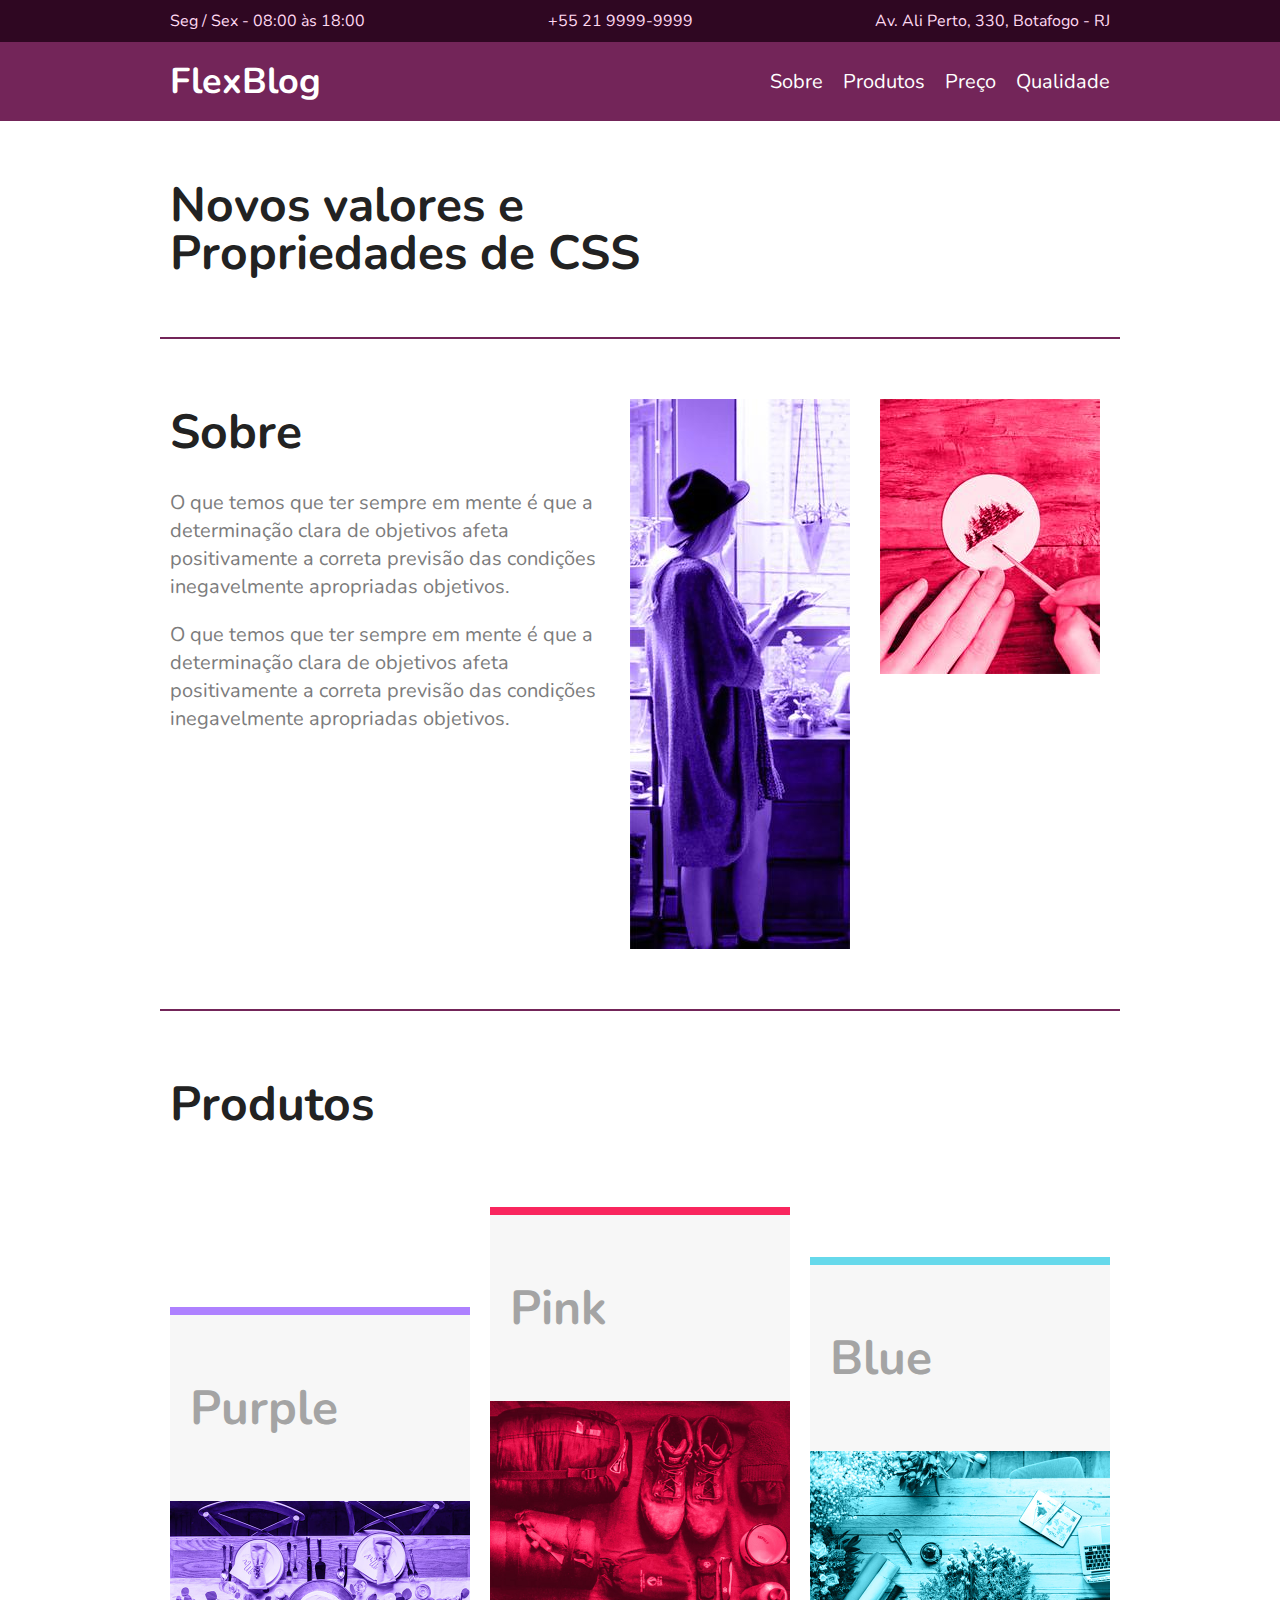
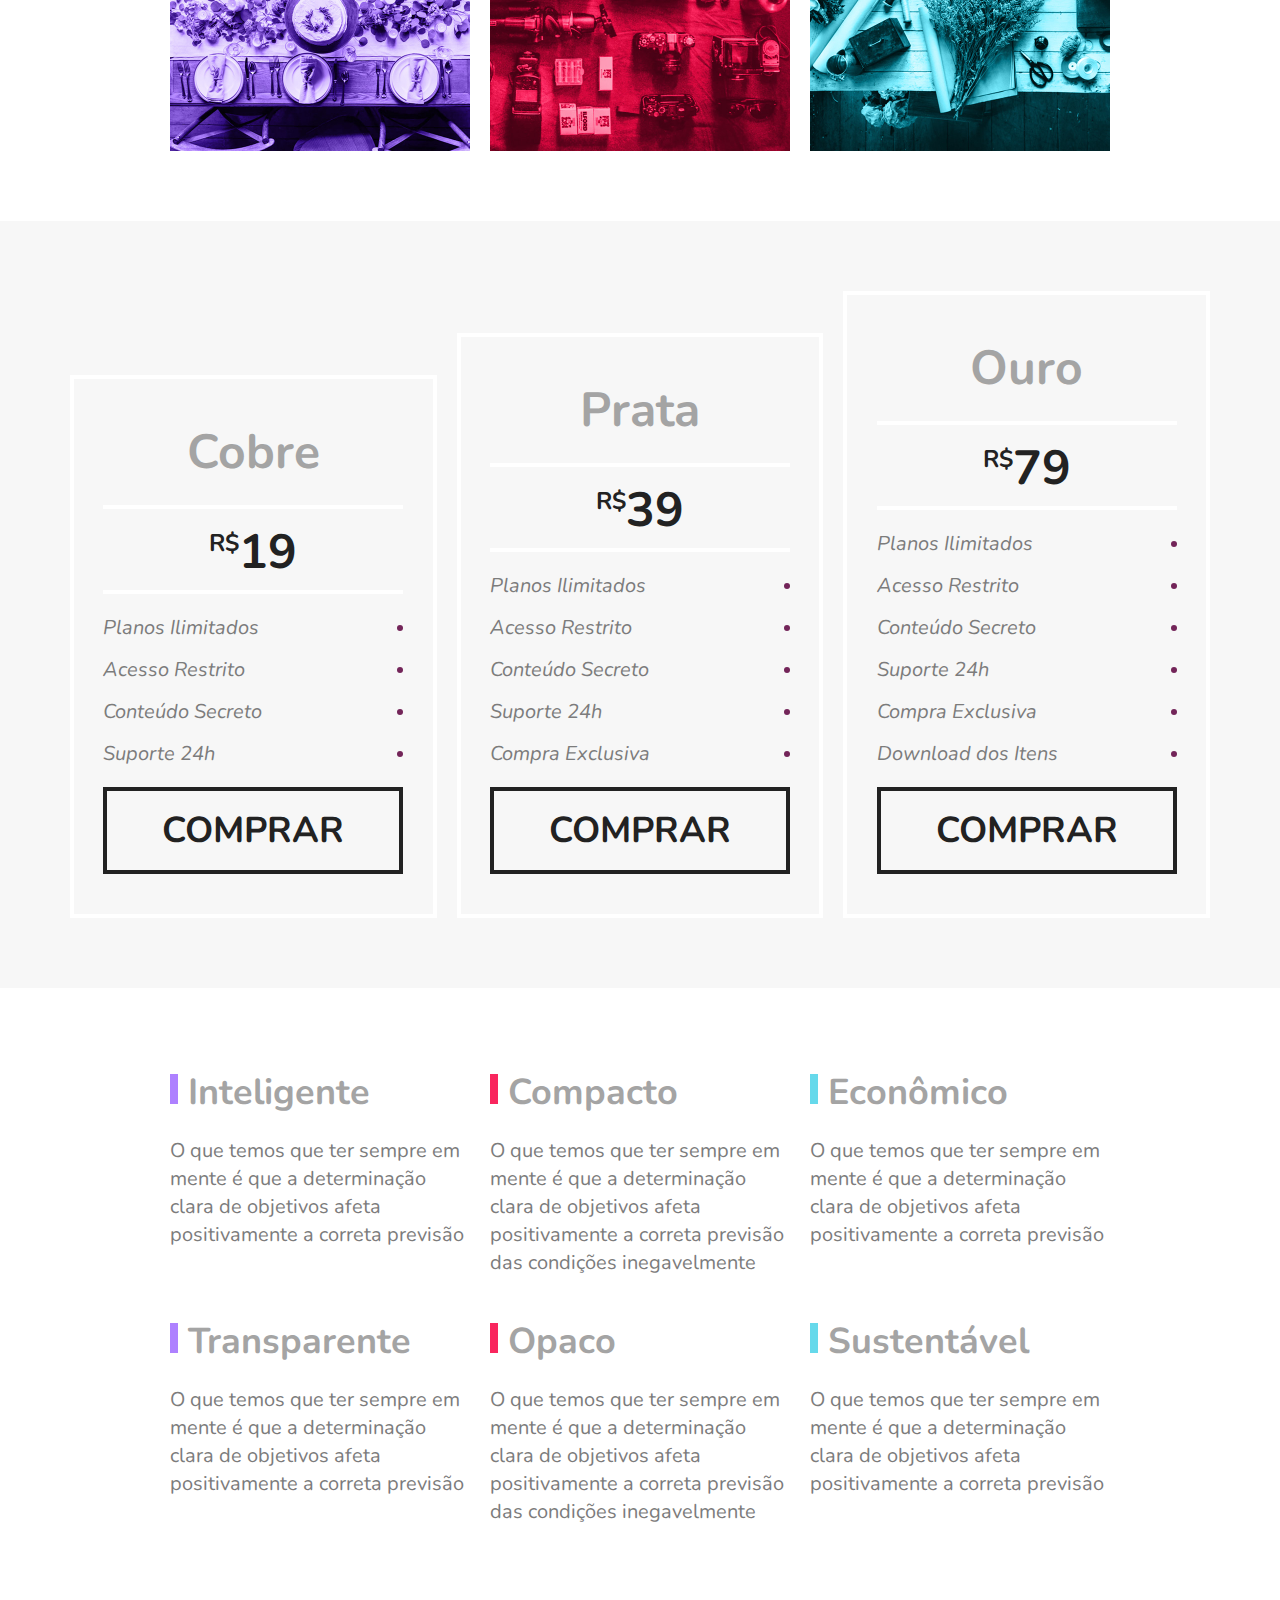
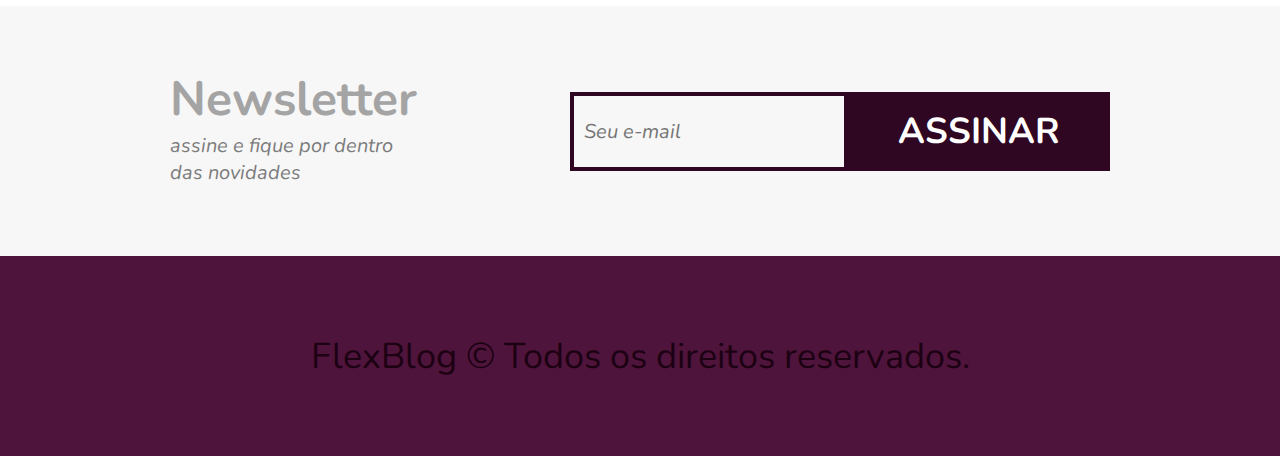
<file: FlexBlog/index.html>
<!DOCTYPE html>
<html>
<head>
	<title>FlexBlog</title>
	<meta charset="utf-8">
	<meta name="viewport" content="width=device-width, initial-scale=1, shrink-to-fit=no">
	<link href="https://fonts.googleapis.com/css?family=Nunito:400,400i,700" rel="stylesheet">
	<link rel="stylesheet" type="text/css" href="css/style.css">
</head>
<body>

	<div class="superinfo-bg">
		<div class="superinfo">
			<p>Seg / Sex - 08:00 às 18:00</p>
			<a href="tel:+552199999999">+55 21 9999-9999</a>
			<p>Av. Ali Perto, 330, Botafogo - RJ</p>
		</div>
	</div>
	
	<header class="menu-bg">
		<div class="menu">
			<div class="menu-logo">
				<a href="#">FlexBlog</a>
			</div>
			<nav class="menu-nav">
				<ul>
					<li><a href="#sobre">Sobre</a></li>
					<li><a href="#produtos">Produtos</a></li>
					<li><a href="#preco">Preço</a></li>
					<li><a href="#qualidade">Qualidade</a></li>
				</ul>
			</nav>
		</div>
	</header>
	
	<h1 class="introducao">Novos valores e<br>Propriedades de CSS</h1>
	
	<section class="sobre" id="sobre">
		<div class="sobre-info">
			<h1>Sobre</h1>
			<p>O que temos que ter sempre em mente é que a determinação clara de objetivos afeta positivamente a correta previsão das condições inegavelmente apropriadas objetivos.</p>
			<p>O que temos que ter sempre em mente é que a determinação clara de objetivos afeta positivamente a correta previsão das condições inegavelmente apropriadas objetivos.</p>
		</div>
		<div class="sobre-img">
			<img src="img/sobre1.jpg" alt="Sobre 1">
		</div>
		<div class="sobre-img">
			<img src="img/sobre2.jpg" alt="Sobre 2">
		</div>
	</section>
	
	<section class="produtos" id="produtos">
		<h1>Produtos</h1>
		<div class="produtos-container">
			<div class="produtos-item purple">
				<h2>Purple</h2>
				<img src="img/produtos1.jpg" alt="Produtos 1">
			</div>
			<div class="produtos-item pink">
				<h2>Pink</h2>
				<img src="img/produtos2.jpg" alt="Produtos 2">
			</div>
			<div class="produtos-item blue">
				<h2>Blue</h2>
				<img src="img/produtos3.jpg" alt="Produtos 3">
			</div>
		</div>
	</section>
	
	<section class="preco" id="preco">
		<div class="preco-item">
			<h2>Cobre</h2>
			<span><sup>R$</sup>19</span>
			<ul>
				<li>Planos Ilimitados</li>
				<li>Acesso Restrito</li>
				<li>Conteúdo Secreto</li>
				<li>Suporte 24h</li>
			</ul>
			<a href="#">Comprar</a>
		</div>
		
		<div class="preco-item">
			<h2>Prata</h2>
			<span><sup>R$</sup>39</span>
			<ul>
				<li>Planos Ilimitados</li>
				<li>Acesso Restrito</li>
				<li>Conteúdo Secreto</li>
				<li>Suporte 24h</li>
				<li>Compra Exclusiva</li>
			</ul>
			<a href="#">Comprar</a>
		</div>
		
		<div class="preco-item">
			<h2>Ouro</h2>
			<span><sup>R$</sup>79</span>
			<ul>
				<li>Planos Ilimitados</li>
				<li>Acesso Restrito</li>
				<li>Conteúdo Secreto</li>
				<li>Suporte 24h</li>
				<li>Compra Exclusiva</li>
				<li>Download dos Itens</li>
			</ul>
			<a href="#">Comprar</a>
		</div>
	</section>
	
	<section class="qualidade" id="qualidade">
		<div class="qualidade-item">
			<h2>Inteligente</h2>
			<p>O que temos que ter sempre em mente é que a determinação clara de objetivos afeta positivamente a correta previsão </p>
		</div>
		
		<div class="qualidade-item">
			<h2>Compacto</h2>
			<p>O que temos que ter sempre em mente é que a determinação clara de objetivos afeta positivamente a correta previsão das condições inegavelmente</p>
		</div>
		
		<div class="qualidade-item">
			<h2>Econômico</h2>
			<p>O que temos que ter sempre em mente é que a determinação clara de objetivos afeta positivamente a correta previsão </p>
		</div>
		
		<div class="qualidade-item">
			<h2>Transparente</h2>
			<p>O que temos que ter sempre em mente é que a determinação clara de objetivos afeta positivamente a correta previsão </p>
		</div>
		
		<div class="qualidade-item">
			<h2>Opaco</h2>
			<p>O que temos que ter sempre em mente é que a determinação clara de objetivos afeta positivamente a correta previsão das condições inegavelmente</p>
		</div>
		
		<div class="qualidade-item">
			<h2>Sustentável</h2>
			<p>O que temos que ter sempre em mente é que a determinação clara de objetivos afeta positivamente a correta previsão </p>
		</div>
		
	</section>
	
	<section class="newsletter">
		<div class="newsletter-info">
			<h1>Newsletter</h1>
			<p>assine e fique por dentro das novidades</p>
		</div>
		<form class="newsletter-form">
			<input type="text" placeholder="Seu e-mail">
			<button type="submit">Assinar</button>
		</form>
	</section>
	
	<footer class="footer">
		<p>FlexBlog © Todos os direitos reservados.</p>
	</footer>

</body>
</html>
</file>
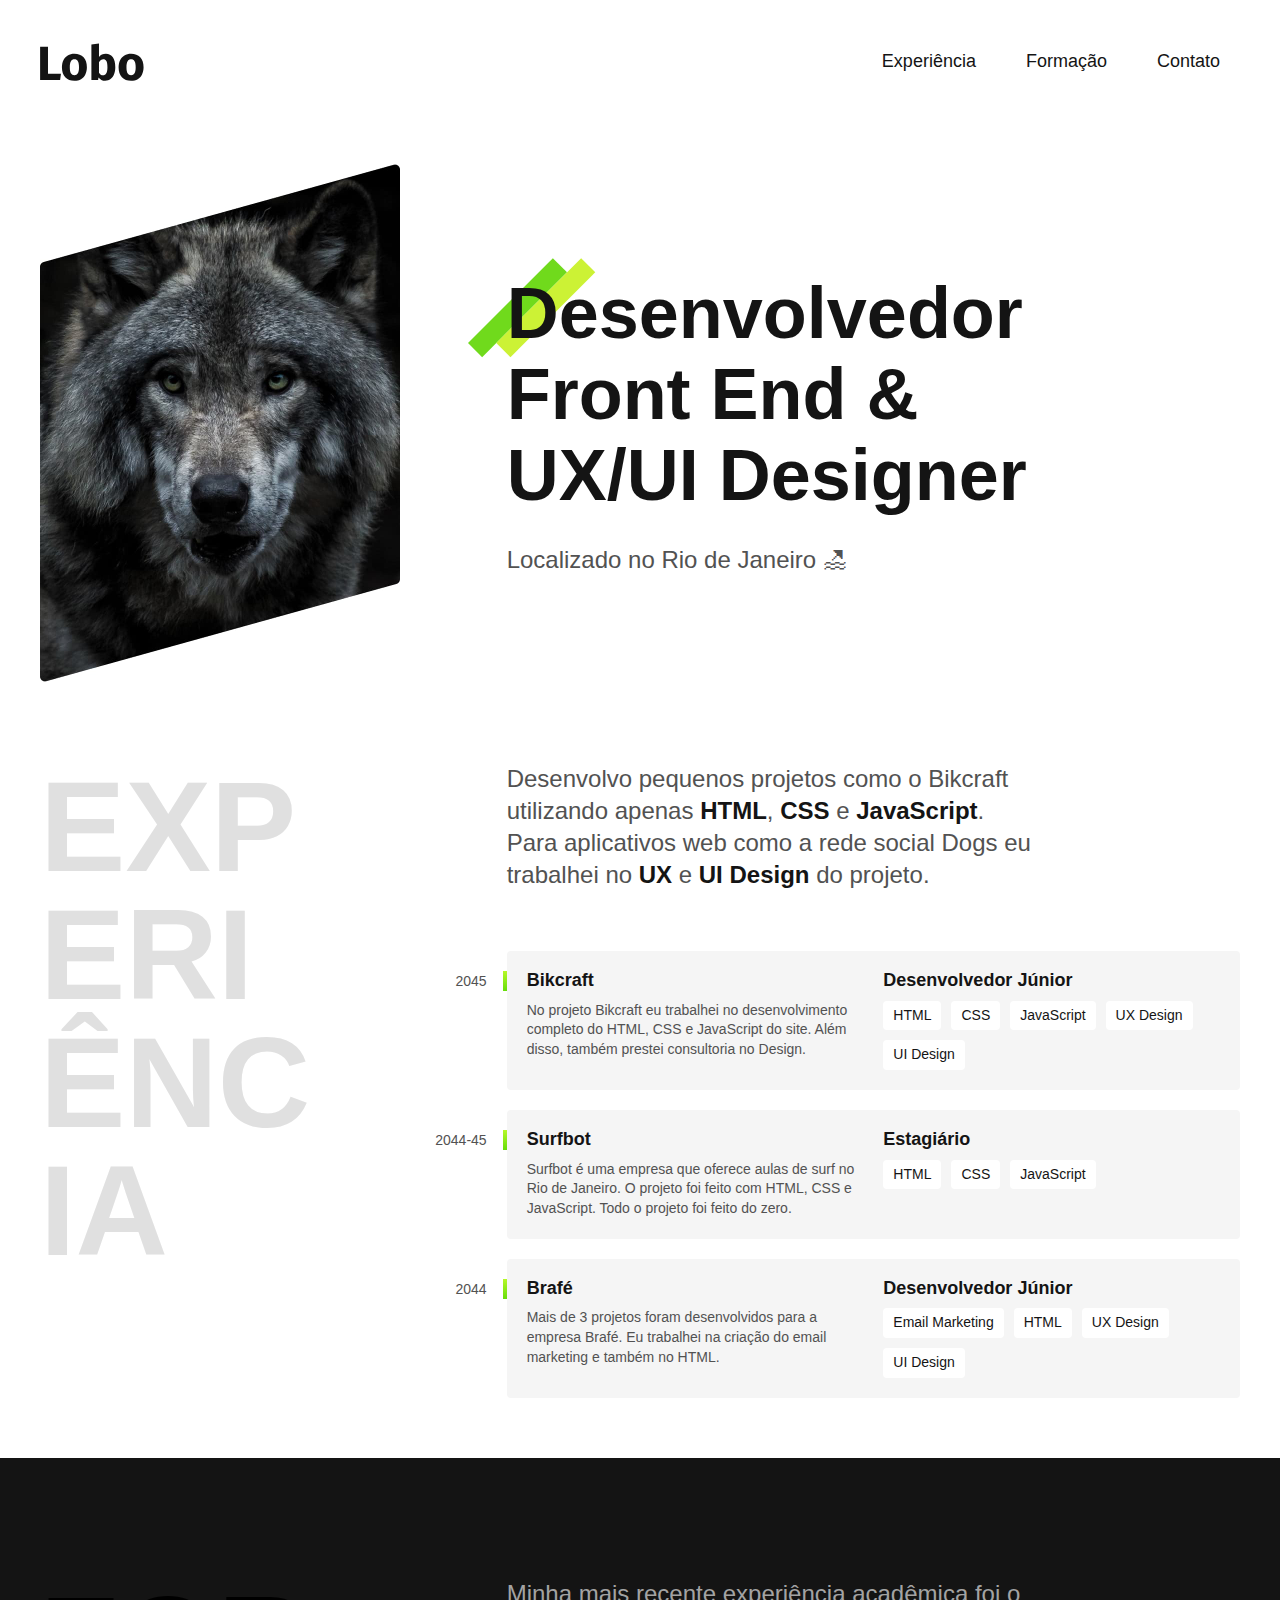
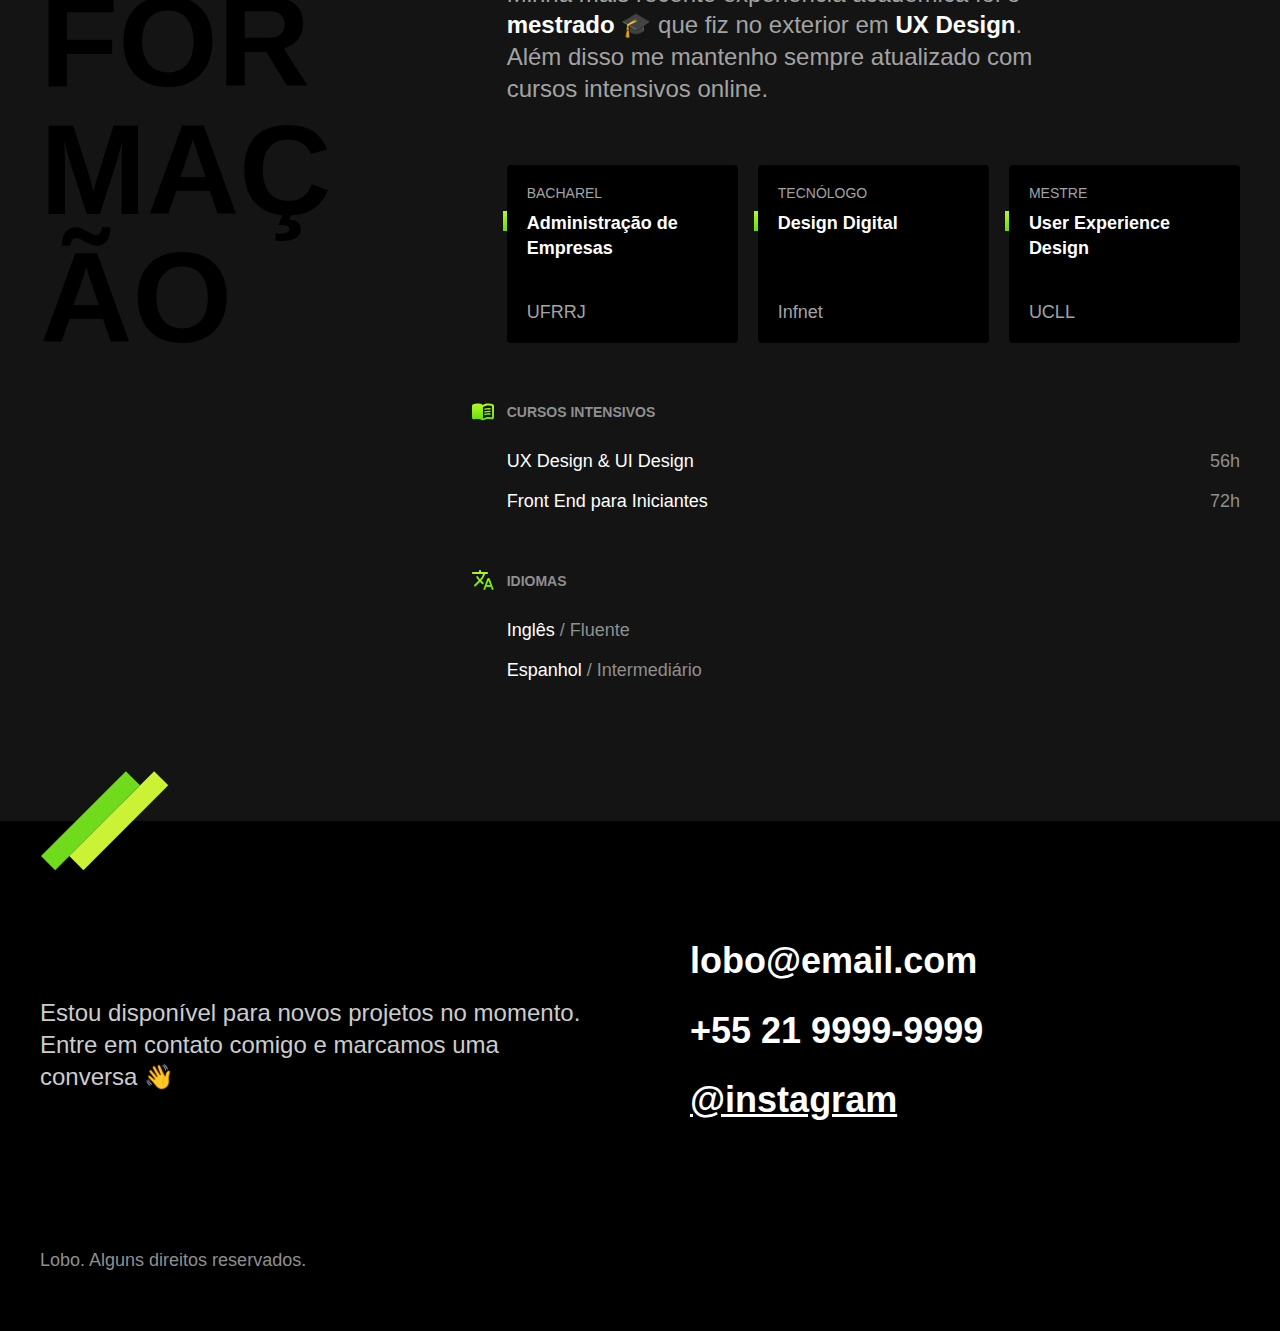
<file: Portifolio-Project/index.html>
<!DOCTYPE html>
<html lang="pt-br">

<head>
  <meta charset="UTF-8">
  <meta name="viewport" content="width=device-width, initial-scale=1.0">
  <title>Lobo - Desenvolvedor e Designer</title>
  <meta name="description" content="Desenvolvedor Front End e UX/UI Designer Localizado no Rio de Janeiro">
  <link rel="stylesheet" href="./css/style.min.css">
</head>

<body>
  <header class="header">
    <img src="./img/marca.svg" alt="Lobo" width="104" height="38">
    <nav>
      <ul class="header-menu">
        <li><a href="#experiencia">Experiência</a></li>
        <li><a href="#formacao">Formação</a></li>
        <li><a href="#contato">Contato</a></li>
      </ul>
    </nav>
  </header>

  <main class="introducao">
    <img src="./img/perfil.jpg" alt="Lobo Cinza" width="360" height="520">
    <div>
      <h1>Desenvolvedor<br>Front End &<br>UX/UI Designer</h1>
      <p>Localizado no Rio de Janeiro 🏖</p>
    </div>
  </main>

  <!--id para fazer uma ancora-->
  <section class="experiencia" id="experiencia" aria-label="Experiência">
    <h2 class="subtitulo">Experiência</h2>
    <div>
      <p class="experiencia-texto">Desenvolvo pequenos projetos como o Bikcraft utilizando apenas <strong>HTML</strong>, <strong>CSS</strong> e <strong>JavaScript</strong>. Para aplicativos web como a rede social Dogs eu trabalhei no <strong>UX</strong> e <strong>UI Design</strong> do projeto.</p>

      <div class="empresa">
        <span class="empresa-ano">2045</span>
        <h3 class="empresa-titulo">Bikcraft</h3>
        <span class="empresa-titulo">Desenvolvedor Júnior</span>
        <p class="empresa-texto">No projeto Bikcraft eu trabalhei no desenvolvimento completo do HTML, CSS e JavaScript do site. Além disso, também prestei consultoria no Design.</p>
        <ul class="empresa-habilidades">
          <li>HTML</li>
          <li>CSS</li>
          <li>JavaScript</li>
          <li>UX Design</li>
          <li>UI Design</li>
        </ul>
      </div>

      <div class="empresa">
        <span class="empresa-ano">2044-45</span>
        <h3 class="empresa-titulo">Surfbot</h3>
        <span class="empresa-titulo">Estagiário</span>
        <p class="empresa-texto">Surfbot é uma empresa que oferece aulas de surf no Rio de Janeiro. O projeto foi feito com HTML, CSS e JavaScript. Todo o projeto foi feito do zero.</p>
        <ul class="empresa-habilidades">
          <li>HTML</li>
          <li>CSS</li>
          <li>JavaScript</li>
        </ul>
      </div>

      <div class="empresa">
        <span class="empresa-ano">2044</span>
        <h3 class="empresa-titulo">Brafé</h3>
        <span class="empresa-titulo">Desenvolvedor Júnior</span>
        <p class="empresa-texto">Mais de 3 projetos foram desenvolvidos para a empresa Brafé. Eu trabalhei na criação do email marketing e também no HTML.</p>
        <ul class="empresa-habilidades">
          <li>Email Marketing</li>
          <li>HTML</li>
          <li>UX Design</li>
          <li>UI Design</li>
        </ul>
      </div>

    </div>
  </section>

  <section class="formacao" id="formacao" aria-label="Formação">
    <div class="formacao-container">
      <h2 class="subtitulo">Formação</h2>

      <div>
        <p class="formacao-texto">
          Minha mais recente experiência acadêmica foi o <strong>mestrado</strong> 🎓 que fiz no exterior em <strong>UX Design</strong>. Além disso me mantenho sempre atualizado com cursos intensivos online.
        </p>

        <ul class="faculdade-lista">
          <li class="faculdade">
            <span class="faculdade-tipo">Bacharel</span>
            <h3 class="faculdade-curso">Administração de Empresas</h3>
            <span class="faculdade-instituicao">UFRRJ</span>
          </li>
          <li class="faculdade">
            <span class="faculdade-tipo">Tecnólogo</span>
            <h3 class="faculdade-curso">Design Digital</h3>
            <span class="faculdade-instituicao">Infnet</span>
          </li>
          <li class="faculdade">
            <span class="faculdade-tipo">Mestre</span>
            <h3 class="faculdade-curso">User Experience Design</h3>
            <span class="faculdade-instituicao">UCLL</span>
          </li>
        </ul>

        <div class="formacao-extra">
          <div class="cursos">
            <h3>Cursos Intensivos</h3>
            <ul>
              <li>UX Design & UI Design <span>56h</span></li>
              <li>Front End para Iniciantes <span>72h</span></li>
            </ul>
          </div>
          <div class="idiomas">
            <h3>Idiomas</h3>
            <ul>
              <li>Inglês <span>/ Fluente</span></li>
              <li>Espanhol <span>/ Intermediário</span></li>
            </ul>
          </div>
        </div>
      </div>
    </div>
  </section>

  <footer class="footer" id="contato">
    <div class="footer-container">
      <p class="footer-texto">Estou disponível para novos projetos no momento. Entre em contato comigo e marcamos uma conversa 👋</p>
      <ul class="footer-contato">
        <li>lobo@email.com</li>
        <li>+55 21 9999-9999</li>
        <li><a href="/">@instagram</a></li>
      </ul>
      <p class="footer-copy">Lobo. Alguns direitos reservados.</p>
    </div>
  </footer>

</body>

</html>
</file>
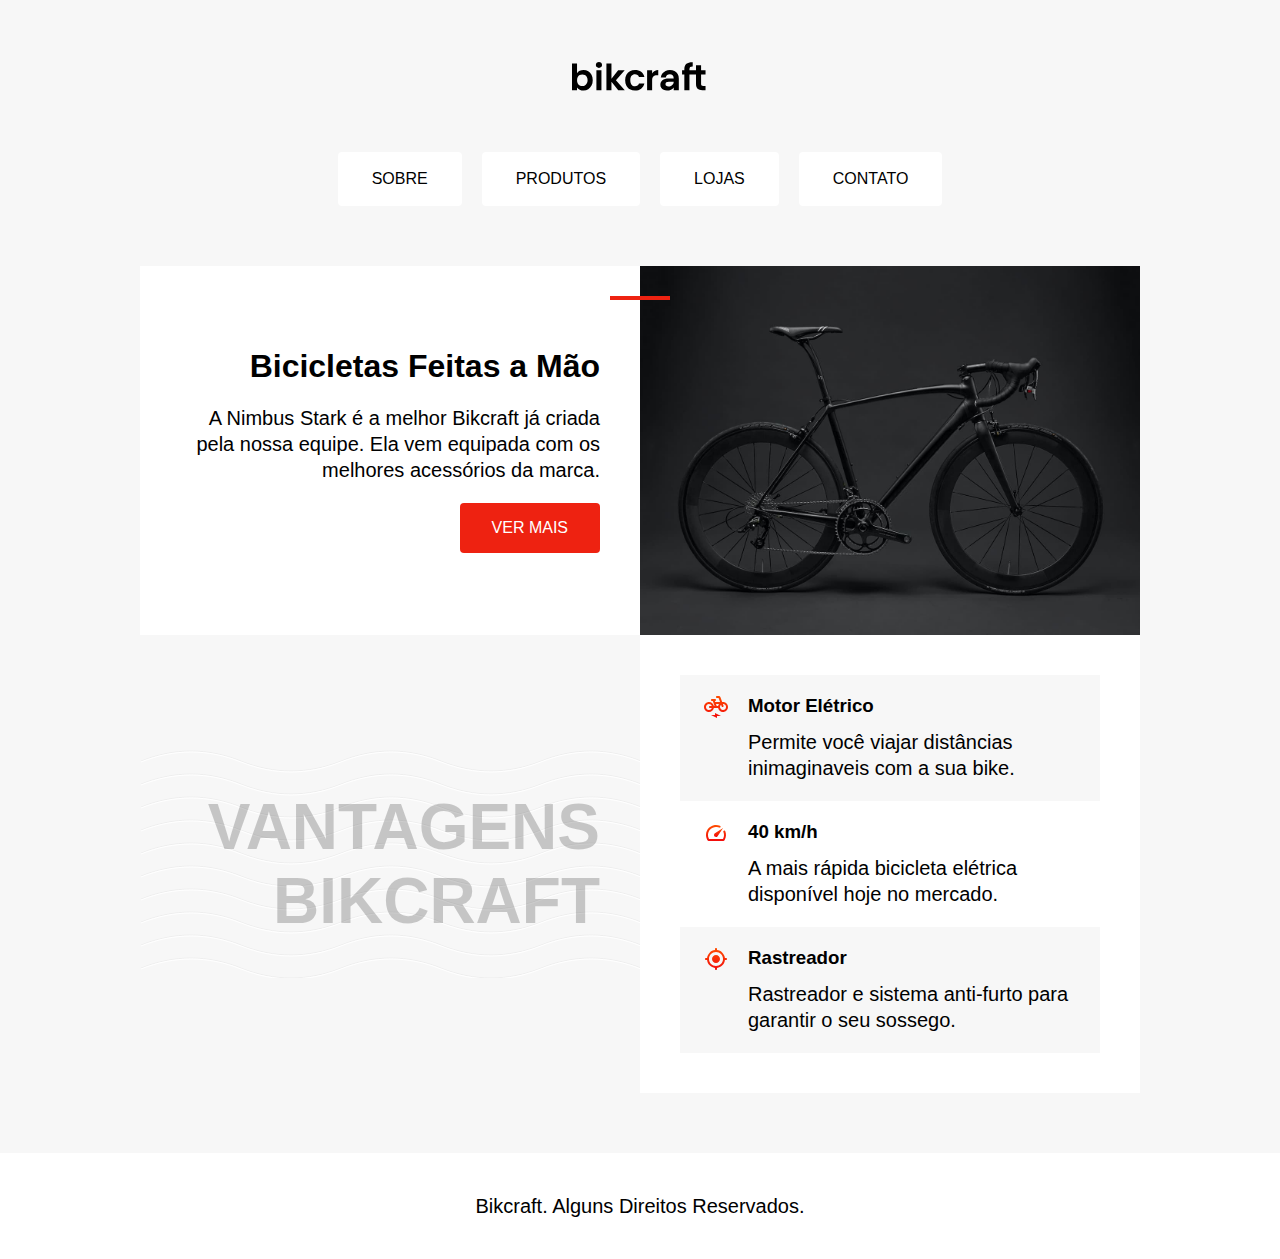
<file: Refactor-Exercise(Dark)/index.html>
<!DOCTYPE html>
<html>

<head>
  <meta charset="UTF-8">
  <meta name="viewport" content="width=device-width, initial-scale=1.0">
  <title>Bikcraft</title>
  <link rel="stylesheet" href="./style.css">
</head>

<body>

  <header class="header">
    <svg width="136" height="32" viewBox="0 0 136 32" fill="none" xmlns="http://www.w3.org/2000/svg">
      <path d="M5.04 13.196C5.688 12.236 6.576 11.456 7.704 10.856C8.856 10.256 10.164 9.956 11.628 9.956C13.332 9.956 14.868 10.376 16.236 11.216C17.628 12.056 18.72 13.256 19.512 14.816C20.328 16.352 20.736 18.14 20.736 20.18C20.736 22.22 20.328 24.032 19.512 25.616C18.72 27.176 17.628 28.388 16.236 29.252C14.868 30.116 13.332 30.548 11.628 30.548C10.14 30.548 8.832 30.26 7.704 29.684C6.6 29.084 5.712 28.316 5.04 27.38V30.224H0V3.584H5.04V13.196ZM15.588 20.18C15.588 18.98 15.336 17.948 14.832 17.084C14.352 16.196 13.704 15.524 12.888 15.068C12.1004 14.6131 11.2055 14.377 10.296 14.384C9.384 14.384 8.52 14.624 7.704 15.104C6.912 15.56 6.264 16.232 5.76 17.12C5.28 18.008 5.04 19.052 5.04 20.252C5.04 21.452 5.28 22.496 5.76 23.384C6.264 24.272 6.912 24.956 7.704 25.436C8.52 25.892 9.384 26.12 10.296 26.12C11.232 26.12 12.096 25.88 12.888 25.4C13.704 24.92 14.352 24.236 14.832 23.348C15.336 22.46 15.588 21.404 15.588 20.18ZM26.954 7.904C26.066 7.904 25.322 7.628 24.722 7.076C24.146 6.5 23.858 5.792 23.858 4.952C23.858 4.112 24.146 3.416 24.722 2.864C25.322 2.288 26.066 2 26.954 2C27.842 2 28.574 2.288 29.15 2.864C29.75 3.416 30.05 4.112 30.05 4.952C30.05 5.792 29.75 6.5 29.15 7.076C28.574 7.628 27.842 7.904 26.954 7.904ZM29.438 10.28V30.224H24.398V10.28H29.438ZM46.226 30.224L39.458 21.728V30.224H34.418V3.584H39.458V18.74L46.154 10.28H52.706L43.922 20.288L52.778 30.224H46.226ZM53.145 20.252C53.145 18.188 53.565 16.388 54.405 14.852C55.245 13.292 56.409 12.092 57.897 11.252C59.385 10.388 61.089 9.956 63.009 9.956C65.481 9.956 67.521 10.58 69.129 11.828C70.761 13.052 71.853 14.78 72.405 17.012H66.97C66.682 16.148 66.19 15.476 65.494 14.996C64.822 14.492 63.982 14.24 62.974 14.24C61.534 14.24 60.394 14.768 59.554 15.824C58.714 16.856 58.294 18.332 58.294 20.252C58.294 22.148 58.714 23.624 59.554 24.68C60.394 25.712 61.534 26.228 62.974 26.228C65.014 26.228 66.346 25.316 66.97 23.492H72.406C71.854 25.652 70.762 27.368 69.13 28.64C67.498 29.912 65.458 30.548 63.01 30.548C61.09 30.548 59.386 30.128 57.898 29.288C56.4218 28.4362 55.2125 27.1895 54.406 25.688C53.566 24.128 53.146 22.316 53.146 20.252H53.145ZM80.138 13.376C80.756 12.3495 81.6227 11.4952 82.658 10.892C83.714 10.292 84.914 9.992 86.258 9.992V15.284H84.926C83.342 15.284 82.142 15.656 81.326 16.4C80.534 17.144 80.138 18.44 80.138 20.288V30.224H75.098V10.28H80.138V13.376ZM101.712 27.38C101.16 28.292 100.26 29.06 99.012 29.684C97.764 30.284 96.42 30.584 94.98 30.584C93.732 30.584 92.604 30.332 91.596 29.828C90.588 29.324 89.796 28.628 89.22 27.74C88.644 26.852 88.356 25.832 88.356 24.68C88.356 22.832 89.04 21.32 90.408 20.144C91.8 18.968 93.876 18.38 96.636 18.38H101.712C101.664 17.108 101.292 16.1 100.596 15.356C99.924 14.588 98.988 14.204 97.788 14.204C96.732 14.204 95.856 14.492 95.16 15.068C94.464 15.62 94.02 16.4 93.828 17.408H88.788C89.028 15.968 89.544 14.684 90.336 13.556C91.1449 12.41 92.2362 11.4923 93.504 10.892C94.824 10.244 96.3 9.92 97.932 9.92C99.612 9.92 101.124 10.268 102.468 10.964C103.803 11.6289 104.916 12.6669 105.672 13.952C106.44 15.248 106.824 16.772 106.824 18.524V30.224H101.712V27.38ZM96.456 26.516C97.296 26.516 98.112 26.336 98.904 25.976C99.72 25.616 100.392 25.076 100.92 24.356C101.448 23.636 101.712 22.784 101.712 21.8V21.656H96.924C95.772 21.656 94.908 21.884 94.332 22.34C93.78 22.796 93.504 23.396 93.504 24.14C93.504 24.86 93.756 25.436 94.26 25.868C94.788 26.3 95.52 26.516 96.456 26.516ZM117.453 14.42V30.224H112.341V14.42H110.073V10.28H112.341V9.272C112.341 6.824 113.037 5.024 114.429 3.872C115.821 2.72 117.921 2.18 120.729 2.252V6.5C119.505 6.476 118.653 6.68 118.173 7.112C117.693 7.544 117.453 8.324 117.453 9.452V10.28H124.003V5.348H129.079V10.28H133.543V14.42H129.079V24.068C129.079 24.74 129.235 25.232 129.547 25.544C129.883 25.832 130.435 25.976 131.203 25.976H133.543V30.224H130.375C126.127 30.224 124.003 28.16 124.003 24.032V14.42H117.453Z" fill="var(--texto)" />
    </svg>

    <nav aria-label="primária">
      <ul class="menu">
        <li><a href="/">Sobre</a></li>
        <li><a href="/">Produtos</a></li>
        <li><a href="/">Lojas</a></li>
        <li><a href="/">Contato</a></li>
      </ul>
    </nav>
  </header>

  <main>
    <article class="conteudo" aria-labelledby="label-introducao">
      <div class="introducao">
        <h1 id="label-introducao">Bicicletas Feitas a Mão</h1>
        <p>A Nimbus Stark é a melhor Bikcraft já criada pela nossa equipe. Ela vem equipada com os melhores acessórios da marca.</p>
        <a class="botao" href="/">Ver Mais</a>
      </div>
      <div class="introducao-cover">
        <img src="./img/bicicleta.jpg" alt="Bicicleta Bikcraft Preta">
      </div>
    </article>

    <article class="conteudo conteudo-vantagem" aria-labelledby="label-vantagens">
      <h2 class="subtitulo" id="label-vantagens">Vantagens Bikcraft</h2>
      <ul class="vantagens">
        <li class="vantagens-item">
          <img src="./img/eletrica.svg" alt="">
          <h3>Motor Elétrico</h3>
          <p>Permite você viajar distâncias inimaginaveis com a sua bike.</p>
        </li>
        <li class="vantagens-item">
          <img src="./img/velocidade.svg" alt="">
          <h3>40 km/h</h3>
          <p>A mais rápida bicicleta elétrica disponível hoje no mercado.</p>
        </li>
        <li class="vantagens-item">
          <img src="./img/rastreador.svg" alt="">
          <h3>Rastreador</h3>
          <p>Rastreador e sistema anti-furto para garantir o seu sossego.</p>
        </li>
      </ul>
    </article>
  </main>

  <footer class="rodape">
    <p>Bikcraft. Alguns Direitos Reservados.</p>
  </footer>
</body>

</html>
</file>
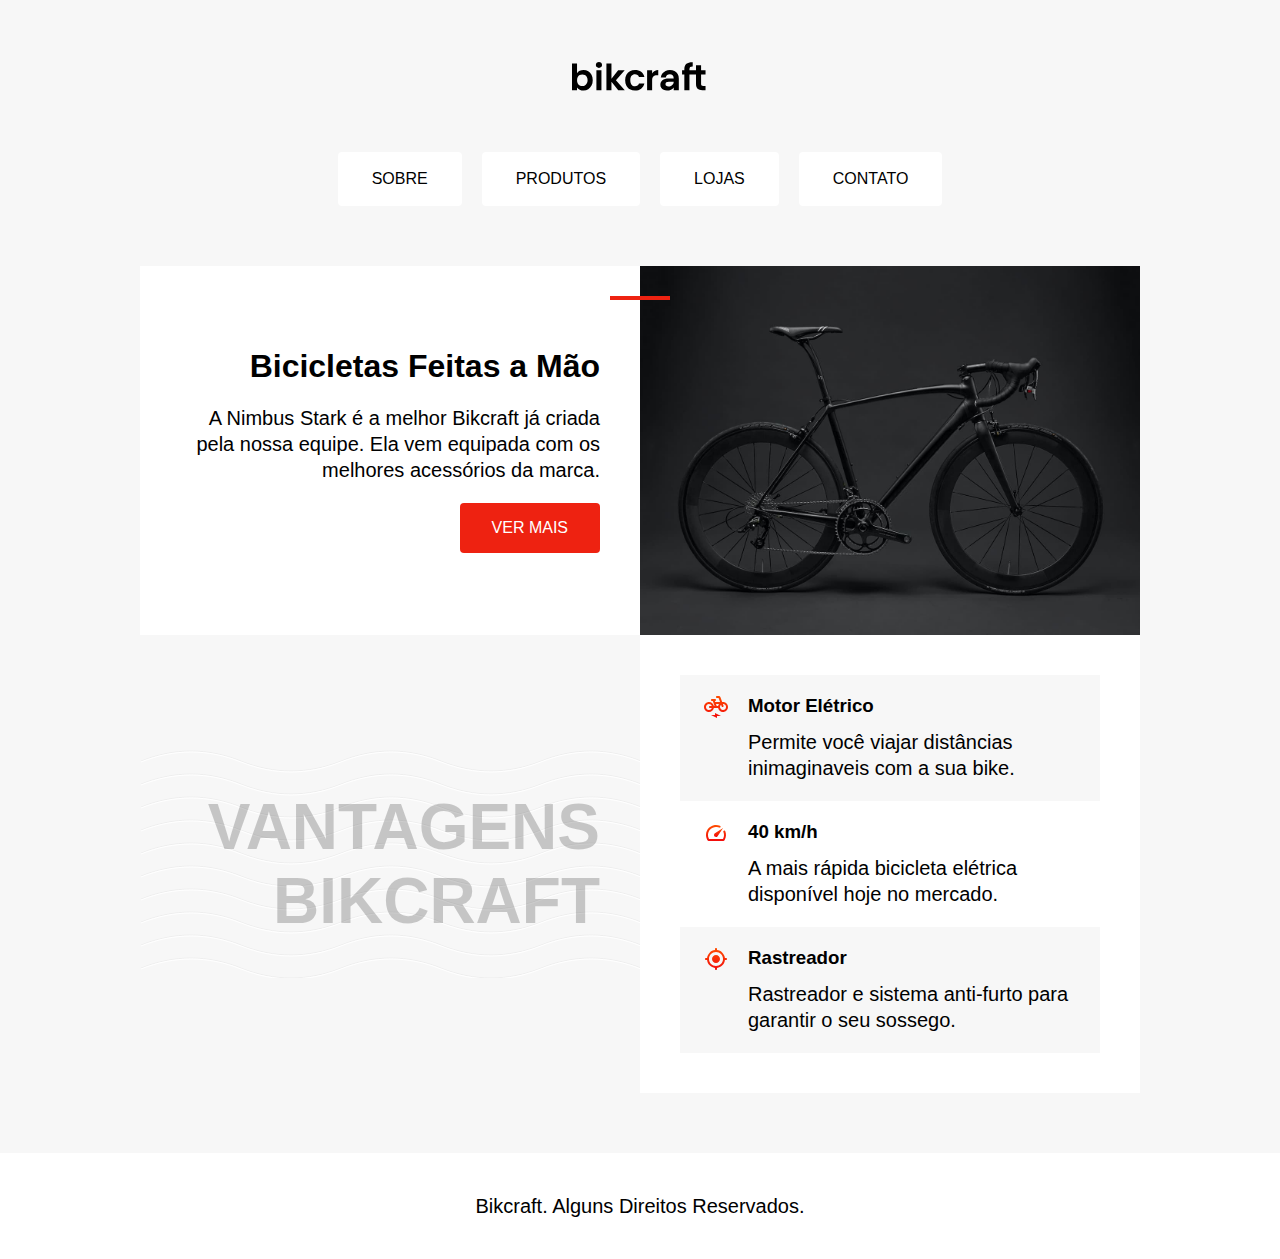
<file: Refactor-Exercise/index.html>
<!DOCTYPE html>
<html>

<head>
  <meta charset="UTF-8">
  <title>Bikcraft</title>
  <link rel="stylesheet" href="./style.css">
</head>

<body>
  

  <header class="header">
    <img src="./img/bikcraft.svg" alt="Bikcraft">

    <nav aria-label="primária">
      <ul class="menu">
        <li><a href="/">Sobre</a></li>
        <li><a href="/">Produtos</a></li>
        <li><a href="/">Lojas</a></li>
        <li><a href="/">Contato</a></li>
      </ul>
    </nav>
  </header>

  <main>
    <article class="conteudo" aria-labelledby="label-introducao">
      <div class="introducao">
        <h1 id="label-introducao">Bicicletas Feitas a Mão</h1>
        <p>A Nimbus Stark é a melhor Bikcraft já criada pela nossa equipe. Ela vem equipada com os melhores acessórios da marca.</p>
        <a class="botao" href="/">Ver Mais</a>
      </div>
      <img src="./img/bicicleta.jpg" alt="Bicicleta Bikcraft Preta">
    </article>

    <article class="conteudo" aria-labelledby="label-vantagens">
      <h2 class="subtitulo" id="label-vantagens">Vantagens Bikcraft</h2>
      <ul class="vantagens">
        <li class="vantagens-item">
          <img src="./img/eletrica.svg" alt="">
          <h3>Motor Elétrico</h3>
          <p>Permite você viajar distâncias inimaginaveis com a sua bike.</p>
        </li>
        <li class="vantagens-item">
          <img src="./img/velocidade.svg" alt="">
          <h3>40 km/h</h3>
          <p>A mais rápida bicicleta elétrica disponível hoje no mercado.</p>
        </li>
        <li class="vantagens-item">
          <img src="./img/rastreador.svg" alt="">
          <h3>Rastreador</h3>
          <p>Rastreador e sistema anti-furto para garantir o seu sossego.</p>
        </li>
      </ul>
    </article>
  </main>

  <footer class="rodape">
    <p>Bikcraft. Alguns Direitos Reservados.</p>
  </footer>
</body>

</html>
</file>
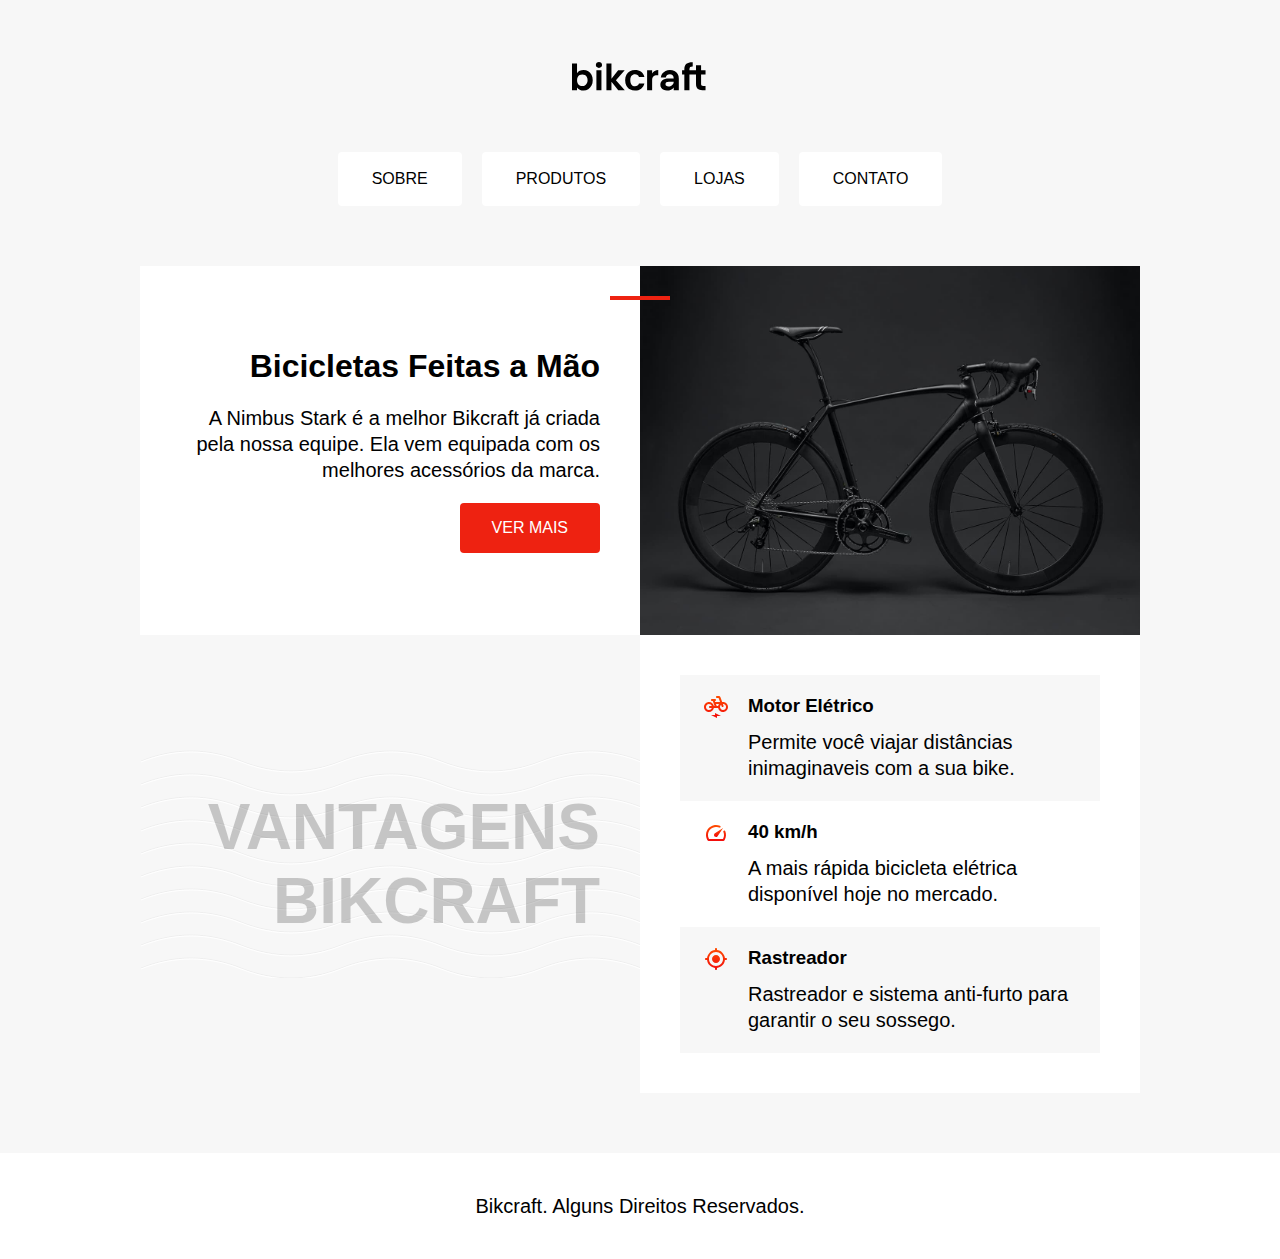
<file: Responsive-Exercise/index.html>
<!DOCTYPE html>
<html>

<head>
  <meta charset="UTF-8">
  <meta name="viewport" content="width=device-width, initial-scale=1.0">
  <title>Bikcraft</title>
  <link rel="stylesheet" href="./style.css">
</head>

<body>

  <header class="header">
    <img src="./img/bikcraft.svg" alt="Bikcraft">

    <nav aria-label="primária">
      <ul class="menu">
        <li><a href="/">Sobre</a></li>
        <li><a href="/">Produtos</a></li>
        <li><a href="/">Lojas</a></li>
        <li><a href="/">Contato</a></li>
      </ul>
    </nav>
  </header>

  <main>
    <article class="conteudo" aria-labelledby="label-introducao">
      <div class="introducao">
        <h1 id="label-introducao">Bicicletas Feitas a Mão</h1>
        <p>A Nimbus Stark é a melhor Bikcraft já criada pela nossa equipe. Ela vem equipada com os melhores acessórios da marca.</p>
        <a class="botao" href="/">Ver Mais</a>
      </div>
      <div class="introducao-cover">
        <img src="./img/bicicleta.jpg" alt="Bicicleta Bikcraft Preta">
      </div>
    </article>

    <article class="conteudo conteudo-vantagem" aria-labelledby="label-vantagens">
      <h2 class="subtitulo" id="label-vantagens">Vantagens Bikcraft</h2>
      <ul class="vantagens">
        <li class="vantagens-item">
          <img src="./img/eletrica.svg" alt="">
          <h3>Motor Elétrico</h3>
          <p>Permite você viajar distâncias inimaginaveis com a sua bike.</p>
        </li>
        <li class="vantagens-item">
          <img src="./img/velocidade.svg" alt="">
          <h3>40 km/h</h3>
          <p>A mais rápida bicicleta elétrica disponível hoje no mercado.</p>
        </li>
        <li class="vantagens-item">
          <img src="./img/rastreador.svg" alt="">
          <h3>Rastreador</h3>
          <p>Rastreador e sistema anti-furto para garantir o seu sossego.</p>
        </li>
      </ul>
    </article>
  </main>

  <footer class="rodape">
    <p>Bikcraft. Alguns Direitos Reservados.</p>
  </footer>
</body>

</html>
</file>
<file: FlexBlog/css/style.css>
body, h1, h2, p, ul, li, a {
	margin: 0px;
	padding: 0px;
}

body {
	font-family: "Nunito", Helvetica, Arial, sans-serif;
	color: #222222;
}

ul {
	list-style: none;
}

a {
	text-decoration: none;
}

img {
	display: block;
	max-width: 100%;
}

* {
	box-sizing: border-box;
}

/*Superinfo*/

.superinfo-bg {
	background: #2F0722;
	color: #FFD9F2;
}

.superinfo {
	max-width: 960px;
	margin: 0 auto; /*Centraliza quando atingir o max-width*/
	display: flex;
	justify-content: space-between;
	flex-wrap: wrap;
	padding-top: 10px;
}

.superinfo p, .superinfo a{
	margin: 0 10px 10px 10px;
}

.superinfo a {
	color: #FFD9F2;
}

/*Menu*/

.menu-bg {
	background: #732559;
}

.menu {
	max-width: 960px;
	margin: 0 auto;
	padding: 15px 0;
	display: flex;
	flex-wrap: wrap;
	justify-content: space-between;
	align-items: center;
}

.menu a {
	color: white;
}

.menu-logo a {
	font-size: 2.25em;
	font-weight: bold;
	margin: 0 10px;
}

.menu-nav ul {
	display: flex;
	flex-wrap: wrap;
}

.menu-nav a {
	font-size: 1.25em;
	display: block;
	padding: 10px;
}

.menu-nav a:hover{
	color: #2F0722;
}

/*Introdução*/

.introducao {
	font-size: 3em;
	line-height: 1;
	max-width: 960px;
	margin: 0 auto;
	padding: 60px 10px;
}

/*Sobre*/

.sobre {
	border-top: 2px solid #732559;
	border-bottom: 2px solid #732559;
	max-width: 960px;
	margin: 0 auto;
	padding: 60px 0;
	display: flex;
	flex-wrap: wrap;
}

.sobre-info {
	flex: 2 1 300px; 
	/*
	flex-grow: 2 para ocupar 2 vezes o tamanho do display
	flex-shrink: 1 caso nao tenha mais como quebrar seu conteúdo, ele vai fazer com que diminua, ou seja, quando o flex-wrap
	nao conseguir mais quebrar, ele vai permitir que o flex-basis seja menor, possa reduzir o tamanho
	flex-basis: 300px não permite que o conteúdo fique abaixo de 300px, ou seja se a tela dimminuir, ele vai mante
	pelo menos 300px de tamanho
	*/
	margin: 0 10px;
}

.sobre-info h1 {
	font-size: 3em;
	margin-bottom: .5em;
}

.sobre-info p {
	font-size: 1.25em;
	line-height: 1.4;
	margin-bottom: 1em;
	color: #7c7c7c;
}

.sobre-img {
	flex: 1 1 160px;
	margin: 0 10px;
}

/*Produtos*/

.produtos {
	max-width: 960px;
	margin: 60px auto;
}

.produtos h1 {
	font-size: 3em;
	margin: 0 10px 60px 10px
}

.produtos-container {
	display: flex;
	flex-wrap: wrap;
	align-items: flex-end;
}

.produtos-item {
	flex: 1 1 175px;
	margin: 10px;
}

.produtos-item h2 {
	font-size: 3em;
	color: #a4a4a4;
	background: #f7f7f7;
	padding: 60px 20px;
}

.purple {
	border-top: 8px solid #ae81ff;
}

.pink {
	border-top: 8px solid #f9265e;
}

.blue {
	border-top: 8px solid #66d9eb;
}

/*Preco*/

.preco {
	background: #f7f7f7;
	padding: 60px;
	display: flex;
	flex-wrap: wrap;
	align-items: flex-end;
}

.preco-item {
	flex: 1 1 260px;
	border: 4px solid white;
	padding: 20px;
	margin: 10px;
}

.preco-item h2 {
	font-size: 3em;
	color: #a4a4a4;
	text-align: center;
	margin-top: 20px;
}

.preco-item span {
	max-width: 300px;
	margin: 20px auto;
	display: block;
	font-size: 3em;
	text-align: center;
	font-weight: bold;
	padding: 10px 0 5px 0;
	border-top: 4px solid white;
	border-bottom: 4px solid white;
}

.preco-item sup {
	font-size: 1.5rem;
}

.preco-item ul {
	max-width: 300px;
	margin: 20px auto;
	font-size: 1.25em;
	font-style: italic;
	color: #7c7c7c;
}

.preco-item li {
	display: flex;
	justify-content: space-between;
	align-items: center;
	margin-bottom: 15px;
}

.preco-item li::after {
	content: ''; 
	display: block;
	width: 6px;
	height: 6px;
	background: #732559;
	border-radius: 50%;
}

.preco-item a {
	max-width: 300px;
	display: block;
	margin: 20px auto;
	border: 4px solid;
	color: #222222;
	text-transform: uppercase;
	font-weight: bold;
	font-size: 2.25em;
	padding: 15px 0;
	text-align: center;
}

@media (max-width: 800px) {
	.preco {
		padding-left: 10px;
		padding-right: 10px;
	}
	.preco .preco-item:nth-child(3) {
		order: -2;
	}
	.preco .preco-item:nth-child(2) {
		order: -1;
	}
}

/*Qualidade*/

.qualidade {
	max-width: 960px;
	margin: 60px auto;
	display: flex;
	flex-wrap: wrap;
}

.qualidade-item {
	flex: 1 1 300px;
	margin: 20px 10px;
}

.qualidade-item h2 {
	font-size: 2.25em;
	color: #a4a4a4;
	margin-bottom: 20px;
}

.qualidade-item h2::before {
	content: '';
	display: inline-block;
	width: 8px;
	height: 30px;
	margin-right: 10px;
}

.qualidade-item:nth-of-type(3n+1) h2::before {
	background: #ae81ff;
}

.qualidade-item:nth-of-type(3n+2) h2::before {
	background: #f9265e;
}

.qualidade-item:nth-of-type(3n+3) h2::before {
	background: #66d9eb;
}

.qualidade-item p {
	font-size: 1.25em;
	line-height: 1.4;
	color: #7c7c7c;
}

/*Newsletter*/

.newsletter {
	background: #f7f7f7;
	padding: 60px calc((100% - 960px) / 2 ); /*Colocando o container no padding com o calc*/
	display: flex;
	flex-wrap: wrap;
}

.newsletter-info {
	flex: 1 1 240px;
	margin: 0 10px;
}

.newsletter-info h1 {
	font-size: 3em;
	color: #a4a4a4;
}

.newsletter-info p {
	font-size: 1.25em;
	font-style: italic;
	max-width: 230px;
	color: #7c7c7c;
	margin-bottom: 10px;
}

.newsletter-form {
	flex: 2 1 260px;
	margin: 0 10px;
	align-self: center;
	display: flex;
	flex-wrap: wrap;
}

.newsletter-form input {
	flex: 3 1 260px;
	font-size: 1.25em;
	color: #7c7c7c;
	font-style: italic;
	font-family: "Nunito", Helvetica, Arial, sans-serif;
	border: 4px solid #2F0722;
	background: transparent;
	padding: 15px 10px;
	margin: 0px;
	border-radius: 0px;
}

.newsletter-form button {
	flex: 1 1 260px;
	font-family: "Nunito", Helvetica, Arial, sans-serif;
	font-size: 2.25em;
	font-weight: bold;
	text-transform: uppercase;
	background: #2F0722;
	color: white;
	margin: 0px;
	cursor: pointer;
	border: 0px;
	padding: 15px 10px;
}

@media (max-width: 600px) {
	.newsletter-form button {
		font-size: 1.5em;
	}
}

/*Footer*/

.footer {
	display: flex;
	background: #4F143B;
	height: 200px;
	align-items: center;
}

.footer p {
	flex: 1;
	text-align: center;
	font-size: 2.25em;
	color: #1c0113;
}
</file>
<file: Refactor-Exercise(Dark)/style.css>
:root {
  --cor-primaria: #e21;
  --cor-primaria-escura: #900;
  --fundo-1: #f7f7f7;
  --fundo-2: #ffffff;
  --texto: #000000;
  --subtitulo: rgba(0, 0, 0, 0.2);
  --onda: url("./img/onda-clara.svg");
}

@media (prefers-color-scheme: dark) {
  :root {
    --fundo-1: #111111;
    --fundo-2: #000000;
    --texto: #ffffff;
    --subtitulo: rgba(255, 255, 255, 0.2);
    --onda: url("./img/onda-escura.svg");
  }
}

body {
  font-family: Arial, Helvetica, sans-serif;
  margin: 0px;
  display: grid;
  gap: 60px;
  justify-items: center;
  margin-top: 60px;
  background-color: var(--fundo-1);
  color: var(--texto);
}

img {
  max-width: 100%;
  display: block;
}

a {
  text-decoration: none;
}

ul {
  margin: 0px;
  padding: 0px;
  list-style: none;
}

p,
h1,
h2,
h3 {
  margin: 0px;
}

p {
  font-size: 1.25rem;
  line-height: 1.3;
}

.header {
  display: grid;
  gap: 60px;
  justify-items: center;
}

.menu {
  display: flex;
  flex-wrap: wrap;
  gap: 20px;
  justify-content: center;
}

.menu a {
  display: block;
  background: var(--fundo-2);
  padding: 1rem 2rem;
  border-radius: 4px;
  color: var(--texto);
  text-transform: uppercase;
  border: 2px solid var(--fundo-2);
}

.menu a:hover {
  border-color: var(--cor-primaria);
}

.conteudo {
  display: grid;
  grid-template-columns: 1fr 1fr;
  max-width: 1000px;
}

.introducao {
  background: var(--fundo-2);
  padding: 40px;
  text-align: right;
  position: relative;
  display: grid;
  gap: 20px;
  align-content: center;
  justify-items: end;
}

.introducao h1 {
  font-size: 2rem;
}

.introducao::before {
  content: "";
  width: 60px;
  height: 4px;
  background: var(--cor-primaria);
  position: absolute;
  top: 30px;
  right: -30px;
}

.introducao-cover img {
  object-fit: cover;
  height: 100%;
}

.botao {
  background: var(--cor-primaria);
  color: #ffffff;
  padding: 1rem 2rem;
  border-radius: 4px;
  text-transform: uppercase;
}

.botao:hover {
  background: var(--cor-primaria-escura);
}

.subtitulo {
  font-size: 4rem;
  text-transform: uppercase;
  color: var(--subtitulo);
  text-align: right;
  padding: 40px;
  align-self: center;
  background-image: var(--onda);
  /* word-break: break-all; */
}

.vantagens {
  background: var(--fundo-2);
  padding: 40px;
}

.vantagens-item {
  display: grid;
  grid-template-columns: auto 1fr;
  gap: 10px 20px;
  padding: 20px;
  border-left: 4px solid transparent;
}

.vantagens-item:nth-child(odd) {
  background: var(--fundo-1);
}

.vantagens-item:hover {
  border-color: var(--cor-primaria);
}

.vantagens-item p {
  grid-column: 2;
}

.rodape {
  background: var(--fundo-2);
  width: 100%;
  text-align: center;
  padding: 40px;
  box-sizing: border-box;
}

@media (max-width: 1000px) {
  .conteudo-vantagem {
    grid-template-columns: 1fr;
  }
  .subtitulo {
    text-align: center;
  }
}

@media (max-width: 600px) {
  body {
    gap: 30px;
    margin-top: 20px;
  }
  .header {
    gap: 30px;
  }
  .conteudo {
    grid-template-columns: 1fr;
  }
  .introducao {
    text-align: left;
    justify-items: start;
  }
  .introducao::before {
    display: none;
  }
  .subtitulo {
    font-size: 3rem;
  }
}

@media (max-width: 400px) {
  .subtitulo {
    font-size: 2rem;
  }
  p {
    font-size: 1rem;
  }
}
</file>
<file: Refactor-Exercise/style.css>
body {
  font-family: Arial, Helvetica, sans-serif;
  margin: 0px;
  display: grid;
  gap: 60px;
  justify-items: center;
  margin-top: 60px;
  background-color: #f7f7f7;
}

img {
  max-width: 100%;
  display: block;
}

a {
  text-decoration: none;
}

ul {
  margin: 0px;
  padding: 0px;
  list-style: none;
}

p,
h1,
h2,
h3 {
  margin: 0px;
}

p {
  font-size: 1.25rem;
  line-height: 1.3;
}

.header {
  display: grid;
  gap: 60px;
  justify-items: center;
}

.menu {
  display: flex;
  flex-wrap: wrap;
  gap: 20px;
  justify-content: center;
}

.menu a {
  display: block;
  background: #ffffff;
  padding: 1rem 2rem;
  border-radius: 4px;
  color: #000000;
  text-transform: uppercase;
  border: 2px solid #fff;
}

.menu a:hover {
  border-color: #e21;
}

.conteudo {
  display: grid;
  grid-template-columns: 1fr 1fr;
  max-width: 1000px;
}

.introducao {
  background: #fff;
  padding: 40px;
  text-align: right;
  position: relative;
  display: grid;
  gap: 20px;
  align-content: center;
  justify-items: end;
}

.introducao h1 {
  font-size: 2rem;
}

.introducao::before {
  content: '';
  width: 60px;
  height: 4px;
  background: #e21;
  position: absolute;
  top: 30px;
  right: -30px;
}

.botao {
  background: #e21;
  color: #fff;
  padding: 1rem 2rem;
  border-radius: 4px;
  text-transform: uppercase;
}

.botao:hover {
  background: #900;
}

.subtitulo {
  font-size: 4rem;
  text-transform: uppercase;
  color: rgba(0, 0, 0, 0.2);
  text-align: right;
  padding: 40px;
  align-self: center;
  background-image: url('./img/onda.svg');
}

.vantagens {
  background: #fff;
  padding: 40px;
}

.vantagens-item {
  display: grid;
  grid-template-columns: auto 1fr;
  gap: 10px 20px;
  padding: 20px;
  border-left: 4px solid transparent;
}

.vantagens-item:nth-child(odd) {
  background: #f7f7f7;
}

.vantagens-item:hover {
  border-color: #e21;
}

.vantagens-item p {
  grid-column: 2;
}

.rodape {
  background: #fff;
  width: 100%;
  text-align: center;
  padding: 40px;
  box-sizing: border-box;
}
</file>
<file: Responsive-Exercise/style.css>
body {
  font-family: Arial, Helvetica, sans-serif;
  margin: 0px;
  display: grid;
  gap: 60px;
  justify-items: center;
  margin-top: 60px;
  background-color: #f7f7f7;
}

img {
  max-width: 100%;
  display: block;
}

a {
  text-decoration: none;
}

ul {
  margin: 0px;
  padding: 0px;
  list-style: none;
}

p,
h1,
h2,
h3 {
  margin: 0px;
}

p {
  font-size: 1.25rem;
  line-height: 1.3;
}

.header {
  display: grid;
  gap: 60px;
  justify-items: center;
}

.menu {
  display: flex;
  flex-wrap: wrap;
  gap: 20px;
  justify-content: center;
}

.menu a {
  display: block;
  background: #ffffff;
  padding: 1rem 2rem;
  border-radius: 4px;
  color: #000000;
  text-transform: uppercase;
  border: 2px solid #fff;
}

.menu a:hover {
  border-color: #e21;
}

.conteudo {
  display: grid;
  grid-template-columns: 1fr 1fr;
  max-width: 1000px;
}

.introducao {
  background: #fff;
  padding: 40px;
  text-align: right;
  position: relative;
  display: grid;
  gap: 20px;
  align-content: center;
  justify-items: end;
}

.introducao h1 {
  font-size: 2rem;
}

.introducao::before {
  content: "";
  width: 60px;
  height: 4px;
  background: #e21;
  position: absolute;
  top: 30px;
  right: -30px;
}

.introducao-cover img {
  object-fit: cover;
  height: 100%;
}

.botao {
  background: #e21;
  color: #fff;
  padding: 1rem 2rem;
  border-radius: 4px;
  text-transform: uppercase;
}

.botao:hover {
  background: #900;
}

.subtitulo {
  font-size: 4rem;
  text-transform: uppercase;
  color: rgba(0, 0, 0, 0.2);
  text-align: right;
  padding: 40px;
  align-self: center;
  background-image: url("./img/onda.svg");
  /* word-break: break-all; */
}

.vantagens {
  background: #fff;
  padding: 40px;
}

.vantagens-item {
  display: grid;
  grid-template-columns: auto 1fr;
  gap: 10px 20px;
  padding: 20px;
  border-left: 4px solid transparent;
}

.vantagens-item:nth-child(odd) {
  background: #f7f7f7;
}

.vantagens-item:hover {
  border-color: #e21;
}

.vantagens-item p {
  grid-column: 2;
}

.rodape {
  background: #fff;
  width: 100%;
  text-align: center;
  padding: 40px;
  box-sizing: border-box;
}

@media (max-width: 1000px) {
  .conteudo-vantagem {
    grid-template-columns: 1fr;
  }
  .subtitulo {
    text-align: center;
  }
}

@media (max-width: 600px) {
  body {
    gap: 30px;
    margin-top: 20px;
  }
  .header {
    gap: 30px;
  }
  .conteudo {
    grid-template-columns: 1fr;
  }
  .introducao {
    text-align: left;
    justify-items: start;
  }
  .introducao::before {
    display: none;
  }
  .subtitulo {
    font-size: 3rem;
  }
}

@media (max-width: 400px) {
  .subtitulo {
    font-size: 2rem;
  }
  p {
    font-size: 1rem;
  }
}
</file>
<file: Portifolio-Project/css/style.min.css>
body{font-family:"Fira Sans",Arial,sans-serif;margin:0;color:#141414}h1,h2,h3,p{margin:0}ul{margin:0;padding:0;list-style:none}img{max-width:100%;height:auto;display:block}.subtitulo{font-size:8rem;line-height:1;text-transform:uppercase;word-break:break-all;max-width:4ch}@media (max-width:800px){.subtitulo{font-size:3rem;text-transform:capitalize;max-width:initial!important}}.header{max-width:1200px;padding:40px 20px;margin:0 auto;display:flex;justify-content:space-between;align-items:center}.header-menu{display:flex;flex-wrap:wrap;gap:10px;justify-content:center}.header-menu a{font-size:1.125rem;line-height:1.3;padding:10px 20px;text-decoration:none;color:#141414;display:block}@media (max-width:800px){.header{flex-direction:column;gap:40px;padding:20px}.header a{background:#f5f5f5;border-radius:4px}}.introducao{max-width:1200px;padding:40px 20px;margin:0 auto;display:grid;grid-template-columns:1fr 2fr;gap:100px;align-items:center}.introducao h1{font-size:4.5rem;line-height:1.125;margin-bottom:30px;position:relative}.introducao h1::before{content:"";display:block;width:130px;height:100px;background:url("../img/detalhe.svg") no-repeat center;position:absolute;top:-15px;left:-40px;z-index:-1}.introducao p{font-size:1.5rem;color:#525252}@media (max-width:1000px){.introducao h1{font-size:3rem}}@media (max-width:800px){.introducao{grid-template-columns:1fr 1fr;gap:40px}.introducao h1{font-size:2rem}.introducao h1::before{width:30px;height:10px;left:0}}@media (max-width:400px){.introducao{grid-template-columns:1fr}.introducao img{display:none}}.experiencia{max-width:1200px;padding:40px 20px;margin:0 auto;display:grid;grid-template-columns:1fr 2fr;gap:100px}.experiencia .subtitulo{color:#e0e0e0}.experiencia-texto{font-size:1.5rem;line-height:1.33;max-width:40ch;margin-bottom:60px;color:#525252}.experiencia-texto strong{color:#141414}.empresa{display:grid;grid-template-columns:1fr 1fr;gap:10px 20px;padding:20px;background:#f5f5f5;margin-bottom:20px;border-radius:4px;position:relative}.empresa::before{content:"";display:block;width:4px;height:20px;background:linear-gradient(#b6f829,#67dd0a);position:absolute;top:20px;left:-4px}.empresa-ano{position:absolute;top:22px;left:-100px;text-align:right;width:80px;color:#525252;font-size:.875rem}.empresa-titulo{font-size:1.125rem;line-height:1.1;font-weight:700}.empresa-texto{font-size:.875rem;line-height:1.4;color:#525252}.empresa-habilidades{display:flex;flex-wrap:wrap;gap:10px;align-content:start}.empresa-habilidades li{font-size:.875rem;line-height:1.4;border-radius:4px;background:#fff;padding:5px 10px}@media (max-width:800px){.experiencia{grid-template-columns:1fr;gap:40px}.experiencia .subtitulo{color:#141414}.experiencia-texto{font-size:1.25rem}.empresa-ano{position:initial;order:1;width:initial;text-align:left}}@media (max-width:400px){.empresa{grid-template-columns:1fr}}.formacao{background:#141414;color:#fff}.formacao-container{max-width:1200px;padding:120px 20px;margin:0 auto;display:grid;grid-template-columns:1fr 2fr;gap:100px;position:relative}.formacao-container::after{content:"";display:block;width:130px;height:100px;background:url("../img/detalhe.svg") no-repeat center;position:absolute;bottom:-50px;left:20px}.formacao .subtitulo{color:#000;max-width:5ch}.formacao-texto{font-size:1.5rem;line-height:1.33;max-width:40ch;margin-bottom:60px;color:#a3a3a3}.formacao-texto strong{color:#fff}.faculdade-lista{display:flex;flex-wrap:wrap;gap:20px;margin-bottom:60px}.faculdade{flex:1;background:#000;padding:20px;border-radius:4px;display:flex;flex-direction:column}.faculdade-tipo{font-size:.875rem;text-transform:uppercase;color:#a3a3a3;margin-bottom:10px}.faculdade-curso{flex:1;font-size:1.125rem;line-height:1.4;margin-bottom:40px;position:relative}.faculdade-curso::before{content:"";display:block;width:4px;height:20px;background:linear-gradient(#b6f829,#67dd0a);position:absolute;left:-24px}.faculdade-instituicao{font-size:1.125rem;color:#a3a3a3}.cursos{margin-bottom:60px}.formacao-extra h3{font-size:.875rem;line-height:1.4;color:#8f8f8f;text-transform:uppercase;margin-bottom:30px;position:relative}.formacao-extra h3::before{display:block;content:"";width:24px;height:24px;position:absolute;left:-36px;top:-4px}.cursos h3::before{background:url("../img/cursos.svg") no-repeat center center}.idiomas h3::before{background:url("../img/idiomas.svg") no-repeat center center}.formacao-extra li{font-size:1.125rem;line-height:1.1;margin-bottom:20px}.formacao-extra span{color:#8f8f8f}.cursos li{display:flex;justify-content:space-between}@media (max-width:800px){.formacao-container{grid-template-columns:1fr;padding:60px 20px;gap:40px}.formacao .subtitulo{color:#fff}.formacao-texto{font-size:1.25rem}.formacao-extra h3::before{position:initial;margin-bottom:10px}}.footer{background:#000}.footer-container{max-width:1200px;padding:120px 20px 60px 20px;margin:0 auto;display:grid;grid-template-columns:1fr 1fr;gap:100px;align-items:center}.footer-texto{font-size:1.5rem;line-height:1.33;color:#ccc}.footer-contato li{font-weight:700;font-size:2.25rem;line-height:1.1;color:#fff;margin-bottom:30px}.footer-contato li a{color:#fff}.footer-copy{grid-column:1/-1;font-size:1.125rem;color:#8f8f8f}@media (max-width:800px){.footer-container{grid-template-columns:1fr;gap:40px}.footer-contato li{font-size:1.5rem}}
</file>
